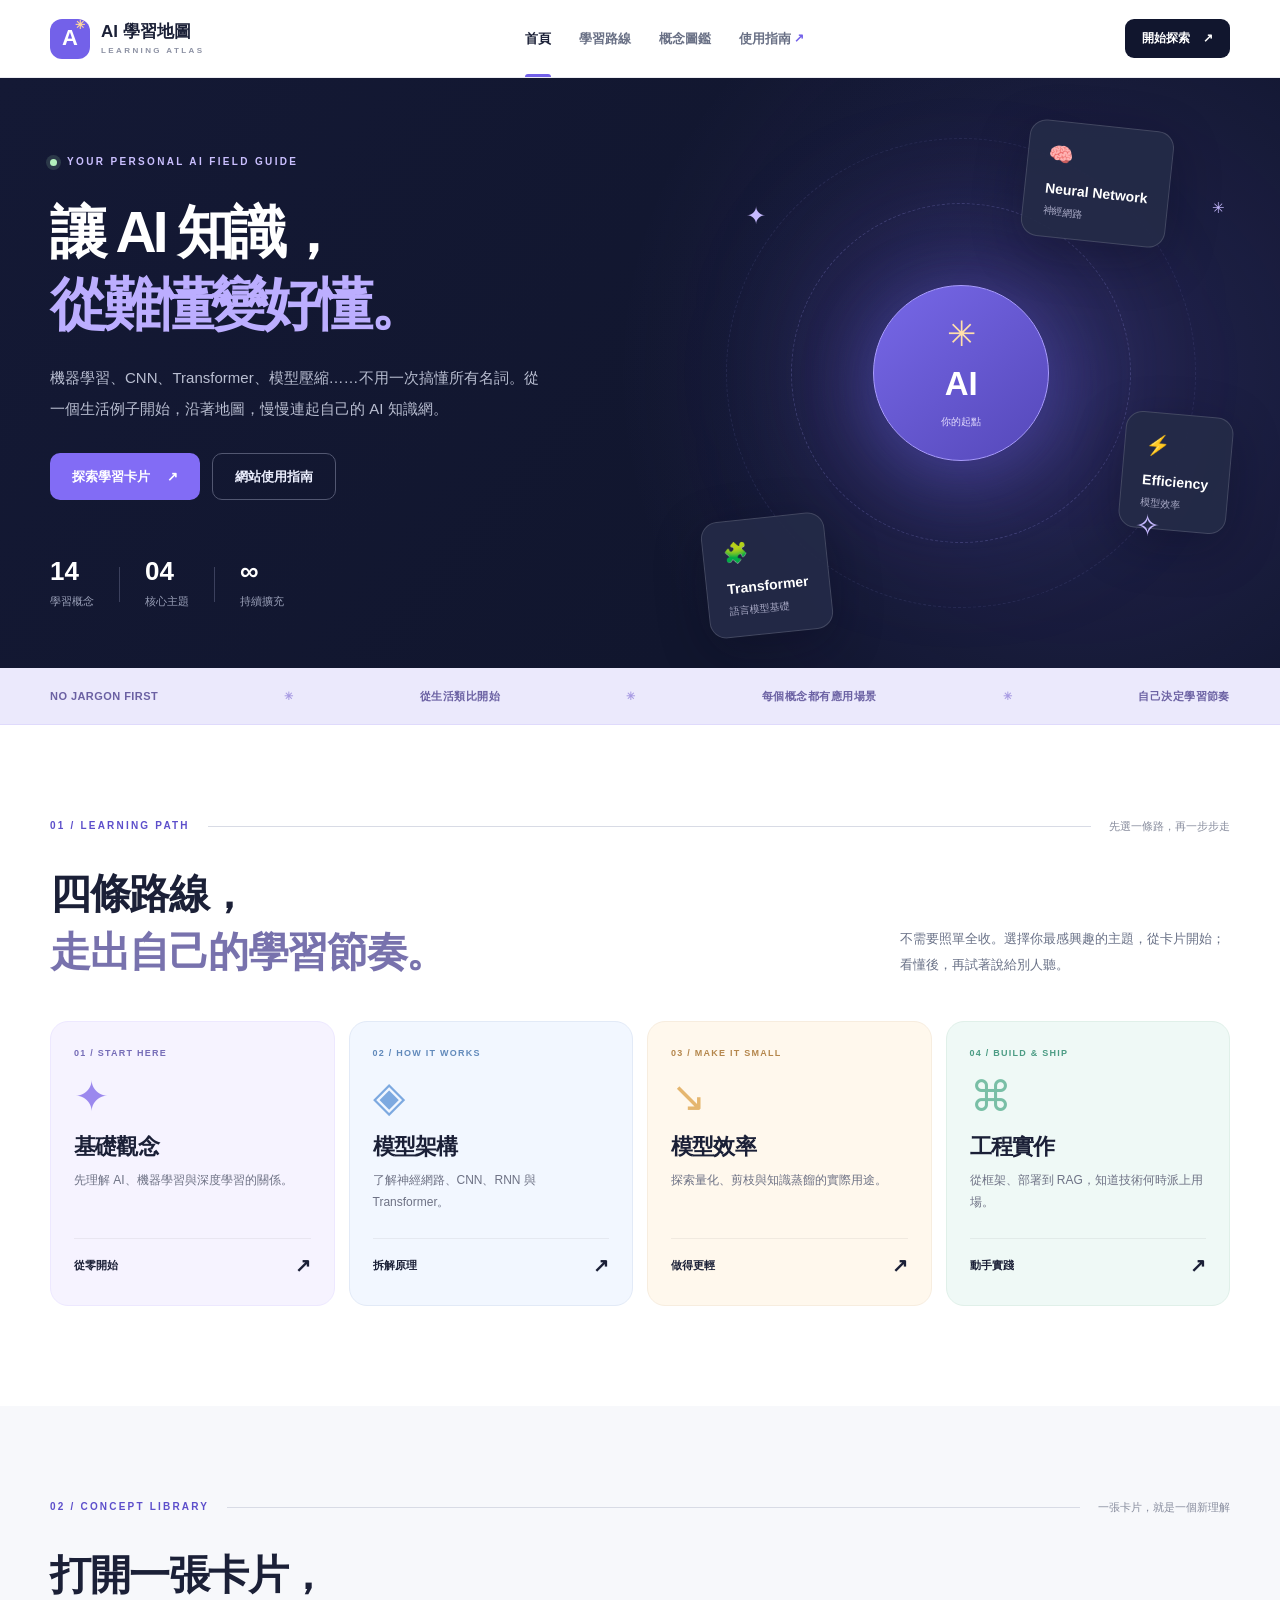
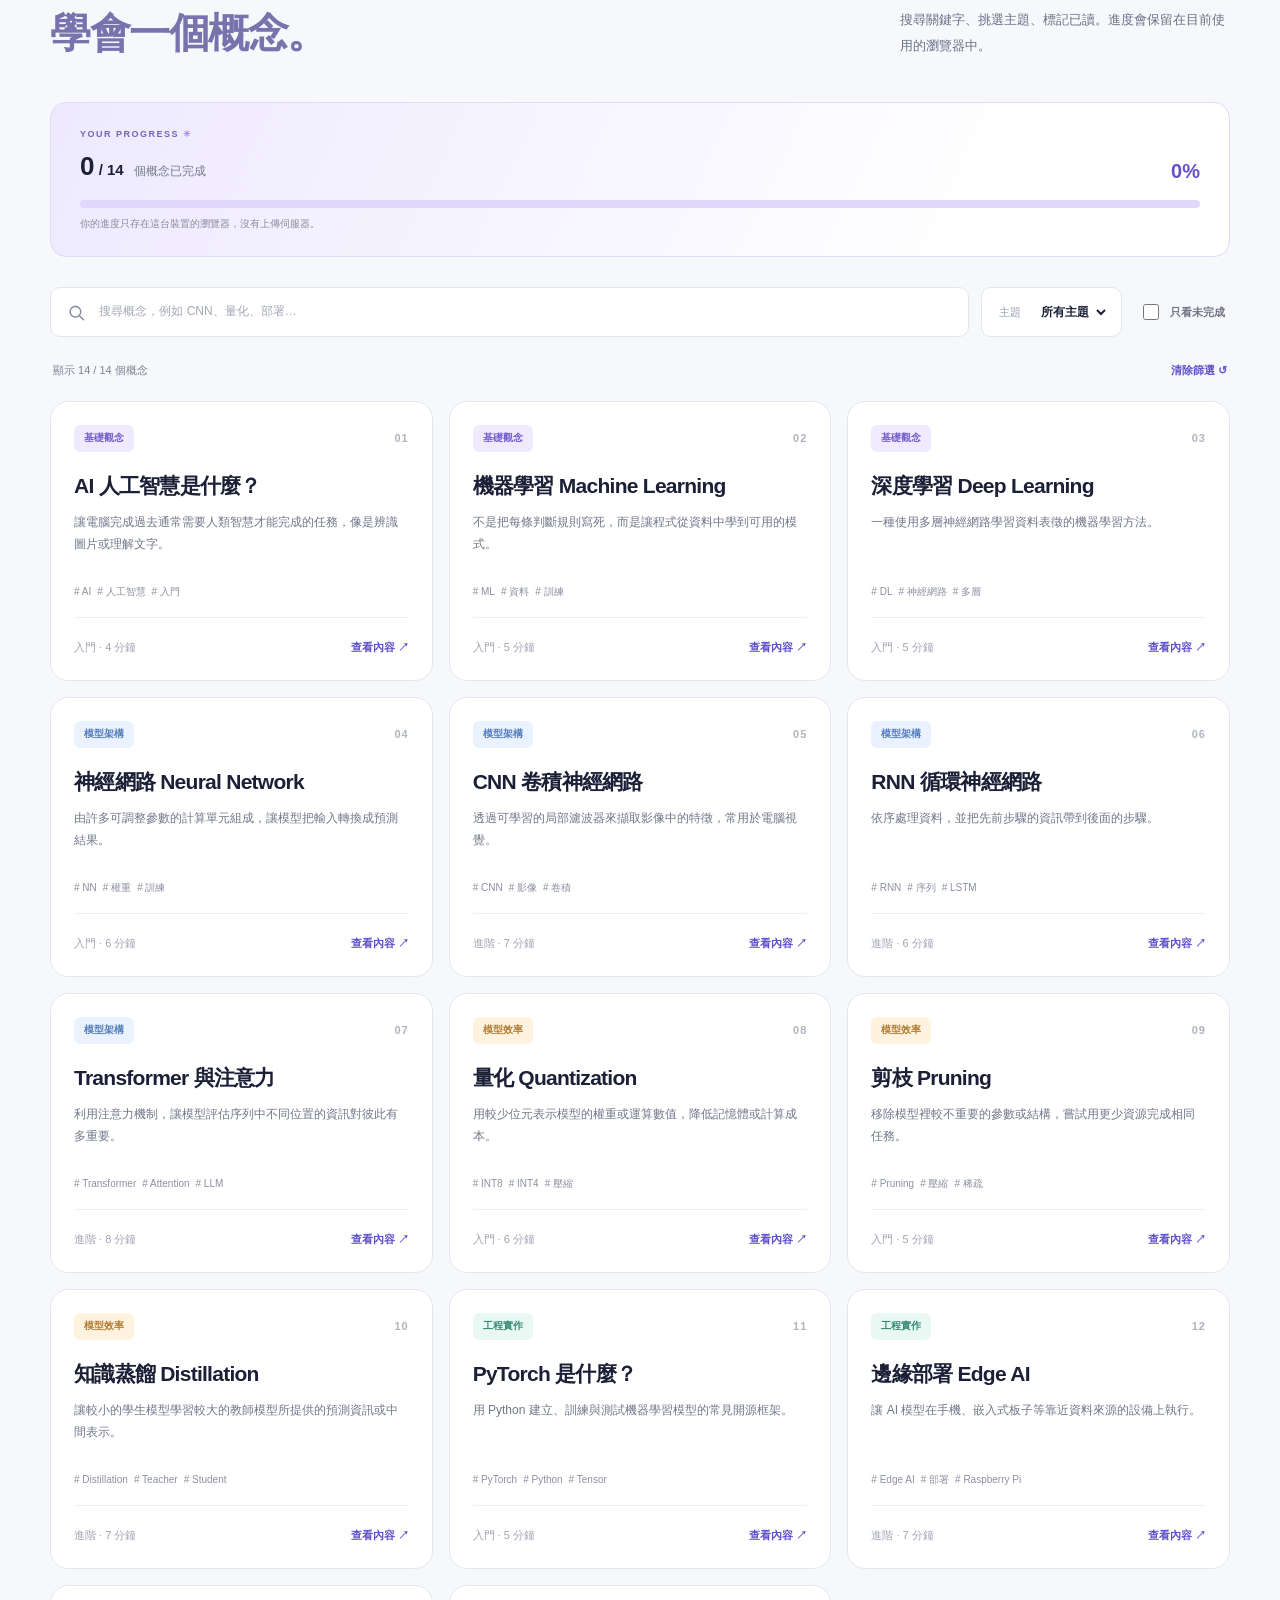
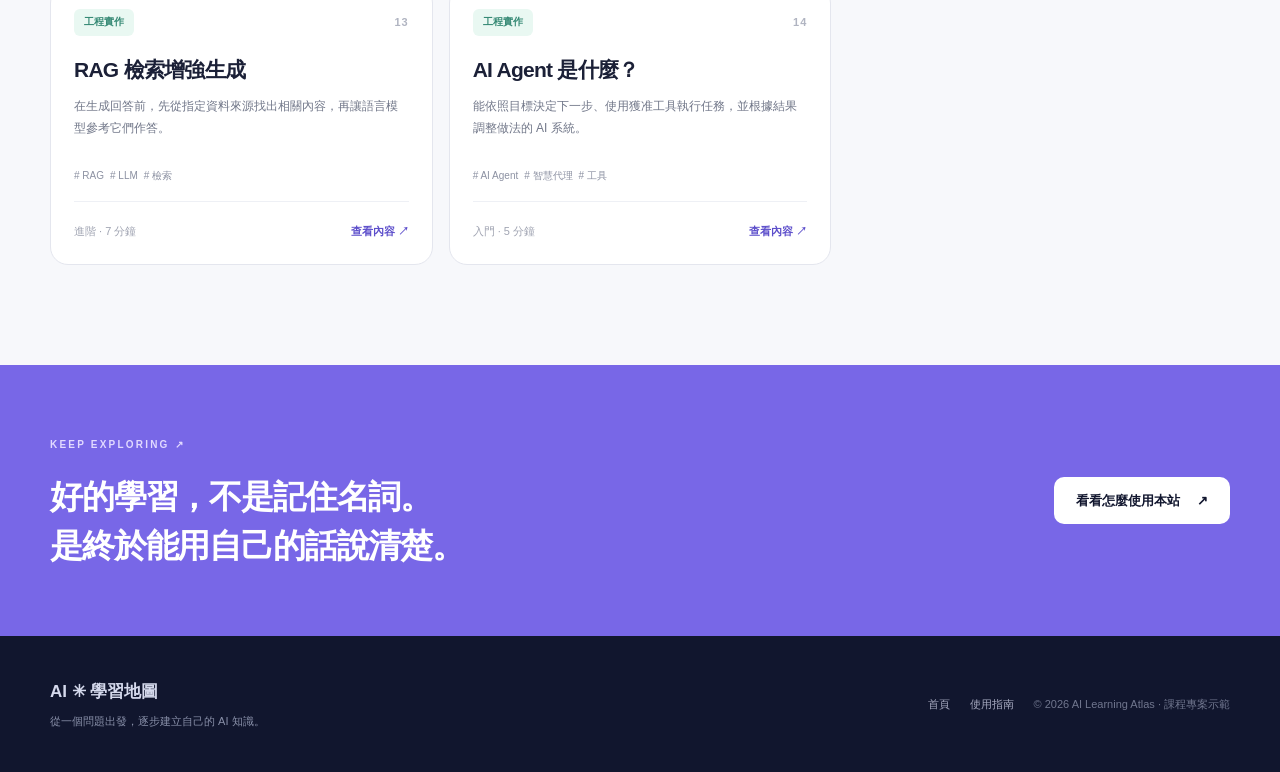
<file: index.html>
<!doctype html>
<html lang="zh-Hant">
<head>
  <meta charset="UTF-8">
  <meta name="viewport" content="width=device-width, initial-scale=1">
  <meta name="theme-color" content="#11162e">
  <meta name="description" content="用生活例子理解 AI、模型架構與效率技術的互動式學習地圖。">
  <title>AI 學習地圖 — 把複雜的事，學得有方向</title>
  <link rel="icon" href="./assets/favicon.svg" type="image/svg+xml">
  <link rel="stylesheet" href="./styles/main.css">
  <script type="module" src="./scripts/app.js"></script>
</head>
<body>
  <a class="skip-link" href="#main-content">跳至主要內容</a>
  <header class="site-header">
    <div class="container nav-shell">
      <a class="brand" href="./index.html" aria-label="AI 學習地圖首頁">
        <span class="brand-icon" aria-hidden="true">A<span>✳</span></span>
        <span>AI <strong>學習地圖</strong><small>LEARNING ATLAS</small></span>
      </a>
      <nav class="nav-links" aria-label="主要導覽">
        <a class="active" href="./index.html" aria-current="page">首頁</a>
        <a href="#learning-path">學習路線</a>
        <a href="#concepts">概念圖鑑</a>
        <a href="./guide.html">使用指南 <span aria-hidden="true">↗</span></a>
      </nav>
      <a class="nav-cta" href="#concepts">開始探索 <span aria-hidden="true">↗</span></a>
    </div>
  </header>

  <main id="main-content">
    <section class="hero" aria-labelledby="hero-title">
      <div class="container hero-layout">
        <div class="hero-copy">
          <span class="eyebrow"><span class="status-dot" aria-hidden="true"></span> YOUR PERSONAL AI FIELD GUIDE</span>
          <h1 id="hero-title">讓 AI 知識，<br><em>從難懂變好懂。</em></h1>
          <p>機器學習、CNN、Transformer、模型壓縮……不用一次搞懂所有名詞。從一個生活例子開始，沿著地圖，慢慢連起自己的 AI 知識網。</p>
          <div class="hero-actions">
            <a class="button button-primary" href="#concepts">探索學習卡片 <span aria-hidden="true">↗</span></a>
            <a class="button button-outline" href="./guide.html">網站使用指南</a>
          </div>
          <div class="hero-metrics" aria-label="網站收錄資訊">
            <div><strong id="hero-count">13</strong><span>學習概念</span></div>
            <div class="vertical-line" aria-hidden="true"></div>
            <div><strong>04</strong><span>核心主題</span></div>
            <div class="vertical-line" aria-hidden="true"></div>
            <div><strong>∞</strong><span>持續擴充</span></div>
          </div>
        </div>
        <div class="hero-art" aria-hidden="true">
          <div class="orbit orbit-one"></div><div class="orbit orbit-two"></div>
          <div class="art-glow"></div>
          <div class="concept-node node-center"><span class="node-icon">✳</span><b>AI</b><small>你的起點</small></div>
          <div class="concept-node node-top"><span class="node-emoji">🧠</span><b>Neural Network</b><small>神經網路</small></div>
          <div class="concept-node node-right"><span class="node-emoji">⚡</span><b>Efficiency</b><small>模型效率</small></div>
          <div class="concept-node node-bottom"><span class="node-emoji">🧩</span><b>Transformer</b><small>語言模型基礎</small></div>
          <span class="star star-one">✦</span><span class="star star-two">✧</span><span class="star star-three">✳</span>
        </div>
      </div>
    </section>

    <section class="intro-strip" aria-label="學習理念">
      <div class="container strip-inner"><span>NO JARGON FIRST</span><span aria-hidden="true">✳</span><span>從生活類比開始</span><span aria-hidden="true">✳</span><span>每個概念都有應用場景</span><span aria-hidden="true">✳</span><span>自己決定學習節奏</span></div>
    </section>

    <section class="section path-section" id="learning-path" aria-labelledby="path-title">
      <div class="container">
        <div class="section-topline"><span class="section-label">01 / LEARNING PATH</span><span class="topline-rule" aria-hidden="true"></span><span class="section-aside">先選一條路，再一步步走</span></div>
        <div class="section-heading"><div><h2 id="path-title">四條路線，<br><span>走出自己的學習節奏。</span></h2></div><p>不需要照單全收。選擇你最感興趣的主題，從卡片開始；看懂後，再試著說給別人聽。</p></div>
        <div class="path-grid">
          <a class="path-card path-one" href="#concepts" data-category-link="基礎觀念"><span class="path-number">01 / START HERE</span><span class="path-symbol" aria-hidden="true">✦</span><h3>基礎觀念</h3><p>先理解 AI、機器學習與深度學習的關係。</p><span class="path-footer">從零開始 <span aria-hidden="true">↗</span></span></a>
          <a class="path-card path-two" href="#concepts" data-category-link="模型架構"><span class="path-number">02 / HOW IT WORKS</span><span class="path-symbol" aria-hidden="true">◈</span><h3>模型架構</h3><p>了解神經網路、CNN、RNN 與 Transformer。</p><span class="path-footer">拆解原理 <span aria-hidden="true">↗</span></span></a>
          <a class="path-card path-three" href="#concepts" data-category-link="模型效率"><span class="path-number">03 / MAKE IT SMALL</span><span class="path-symbol" aria-hidden="true">↘</span><h3>模型效率</h3><p>探索量化、剪枝與知識蒸餾的實際用途。</p><span class="path-footer">做得更輕 <span aria-hidden="true">↗</span></span></a>
          <a class="path-card path-four" href="#concepts" data-category-link="工程實作"><span class="path-number">04 / BUILD & SHIP</span><span class="path-symbol" aria-hidden="true">⌘</span><h3>工程實作</h3><p>從框架、部署到 RAG，知道技術何時派上用場。</p><span class="path-footer">動手實踐 <span aria-hidden="true">↗</span></span></a>
        </div>
      </div>
    </section>

    <section class="section library-section" id="concepts" aria-labelledby="concepts-title">
      <div class="container">
        <div class="section-topline"><span class="section-label">02 / CONCEPT LIBRARY</span><span class="topline-rule" aria-hidden="true"></span><span class="section-aside">一張卡片，就是一個新理解</span></div>
        <div class="section-heading"><div><h2 id="concepts-title">打開一張卡片，<br><span>學會一個概念。</span></h2></div><p>搜尋關鍵字、挑選主題、標記已讀。進度會保留在目前使用的瀏覽器中。</p></div>

        <div class="progress-panel" aria-label="你的學習進度">
          <div class="progress-meta"><div><span class="progress-eyebrow">YOUR PROGRESS <span aria-hidden="true">✳</span></span><p><strong id="completed-count">0</strong> / <span id="total-count">13</span> <span>個概念已完成</span></p></div><span class="progress-percent" id="progress-percent">0%</span></div>
          <div class="progress-track" role="progressbar" aria-label="完成學習比例" aria-valuemin="0" aria-valuemax="100" aria-valuenow="0" id="progress-track"><span id="progress-fill"></span></div>
          <small>你的進度只存在這台裝置的瀏覽器，沒有上傳伺服器。</small>
        </div>

        <div class="toolbar">
          <label class="search-field" for="search-input"><svg width="19" height="19" viewBox="0 0 24 24" fill="none" aria-hidden="true"><circle cx="11" cy="11" r="7" stroke="currentColor" stroke-width="2"/><path d="m16.5 16.5 5 5" stroke="currentColor" stroke-width="2" stroke-linecap="round"/></svg><input id="search-input" type="search" placeholder="搜尋概念，例如 CNN、量化、部署…" autocomplete="off"></label>
          <label class="filter-wrap" for="category-filter"><span>主題</span><select id="category-filter"><option value="all">所有主題</option><option value="基礎觀念">基礎觀念</option><option value="模型架構">模型架構</option><option value="模型效率">模型效率</option><option value="工程實作">工程實作</option></select></label>
          <label class="toggle-filter"><input type="checkbox" id="incomplete-only"><span>只看未完成</span></label>
        </div>
        <div class="results-bar"><span id="results-status" role="status" aria-live="polite">載入學習卡片中…</span><button class="text-button" id="clear-filters" type="button">清除篩選 ↺</button></div>
        <div class="concept-grid" id="concept-grid" aria-live="off"></div>
        <div class="empty-state" id="empty-state" hidden><div aria-hidden="true">⌁</div><h3>找不到符合的概念</h3><p>試試其他關鍵字，或清除篩選條件。</p><button type="button" class="button button-dark" id="empty-reset">顯示全部卡片</button></div>
      </div>
    </section>

    <section class="closing-section" aria-labelledby="closing-title"><div class="container closing-inner"><div><span class="section-label">KEEP EXPLORING ↗</span><h2 id="closing-title">好的學習，不是記住名詞。<br>是終於能用自己的話說清楚。</h2></div><a class="button button-light" href="./guide.html">看看怎麼使用本站 <span aria-hidden="true">↗</span></a></div></section>
  </main>

  <footer class="site-footer"><div class="container footer-inner"><div><div class="footer-logo">AI ✳ 學習地圖</div><p>從一個問題出發，逐步建立自己的 AI 知識。</p></div><div class="footer-right"><a href="./index.html">首頁</a><a href="./guide.html">使用指南</a><span>© 2026 AI Learning Atlas · 課程專案示範</span></div></div></footer>

  <dialog class="detail-dialog" id="topic-dialog" aria-labelledby="dialog-title"><div class="dialog-content"><div class="dialog-header"><span id="dialog-category" class="dialog-category"></span><button class="dialog-close" id="dialog-close" type="button" aria-label="關閉詳細內容">✕</button></div><div id="dialog-body"></div><div class="dialog-footer"><button type="button" id="dialog-complete" class="button button-primary">標記為已學會 ✓</button></div></div></dialog>
</body>
</html>
</file>
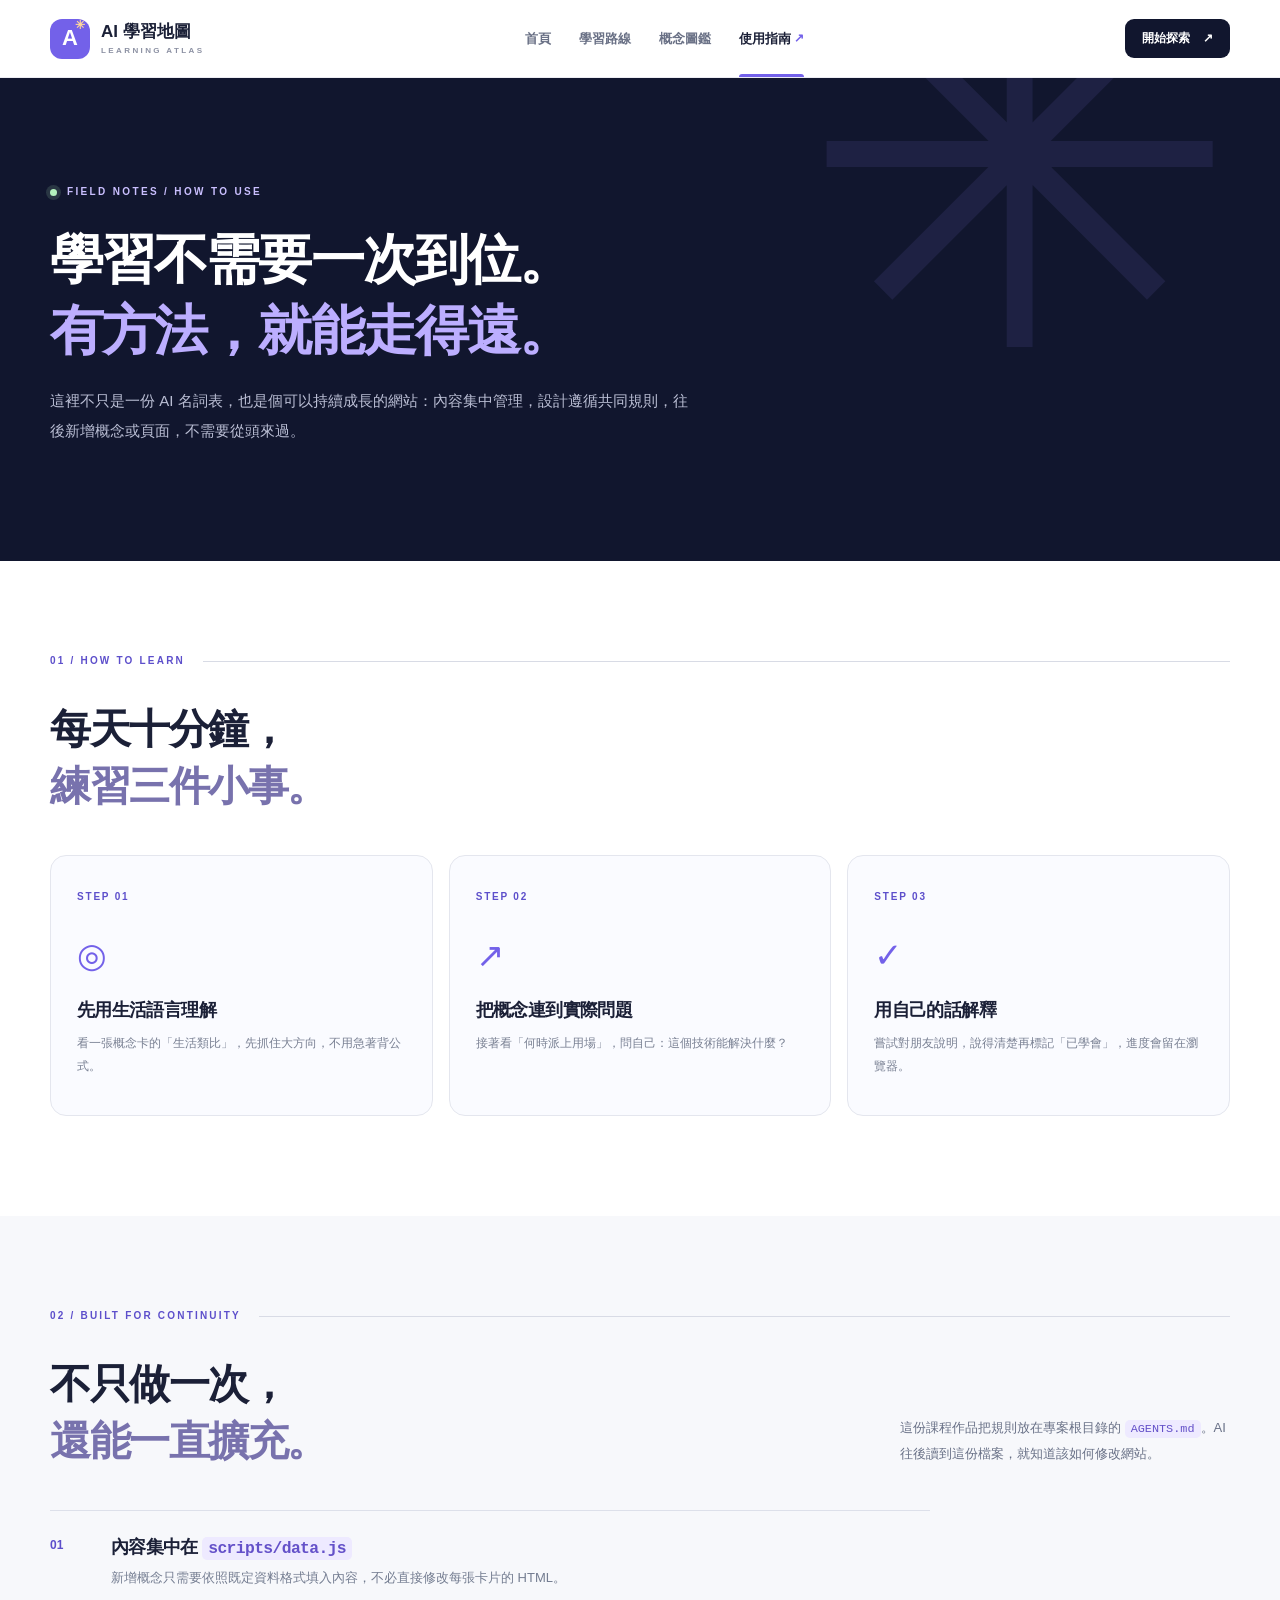
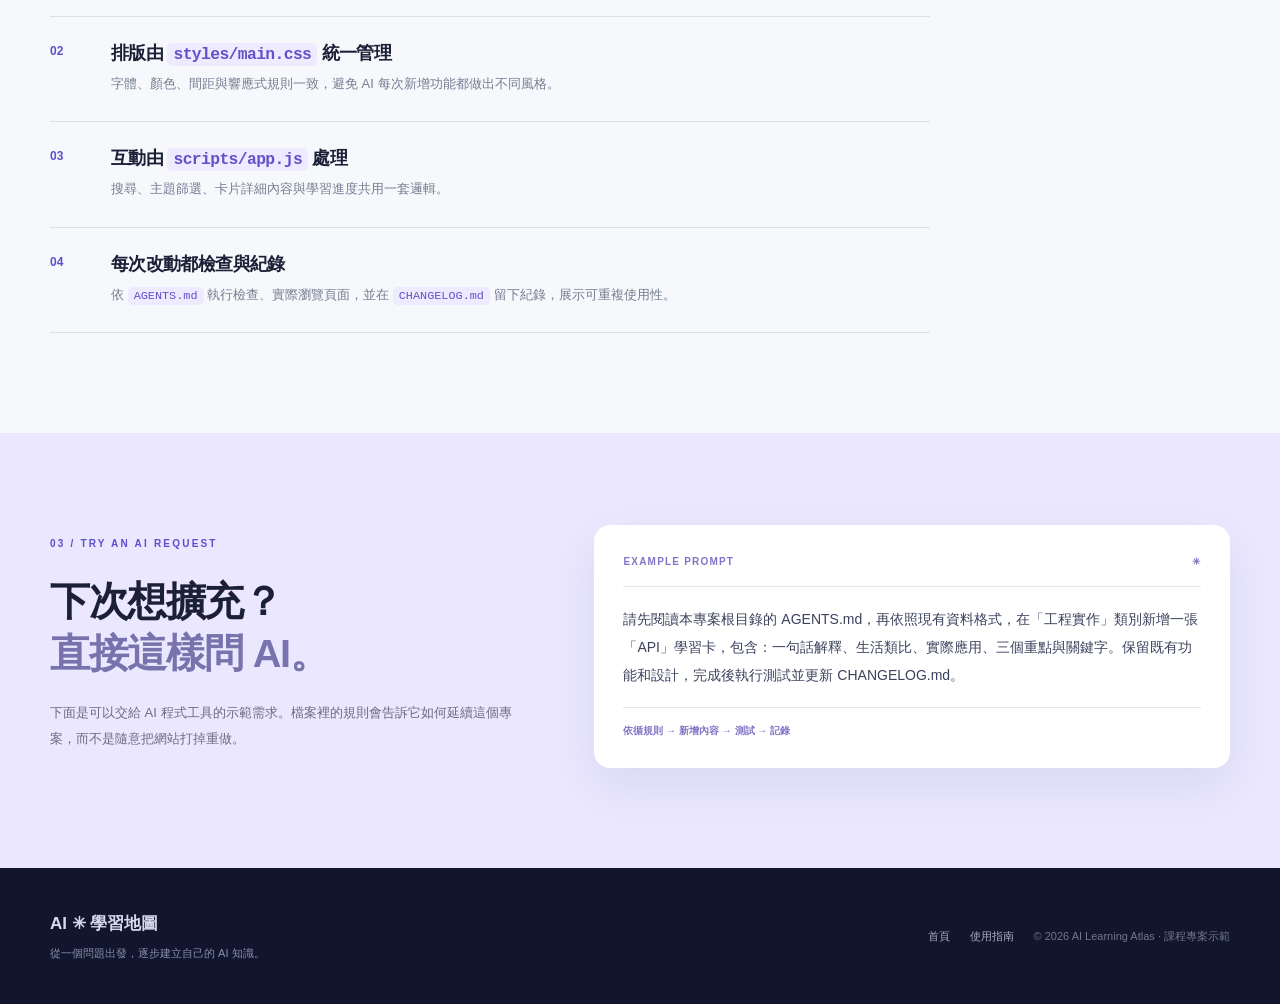
<file: guide.html>
<!doctype html>
<html lang="zh-Hant">
<head>
  <meta charset="UTF-8">
  <meta name="viewport" content="width=device-width, initial-scale=1">
  <meta name="theme-color" content="#11162e">
  <meta name="description" content="AI 學習地圖使用指南：從生活例子到實際應用，也了解網站如何依照 AGENTS.md 持續擴充。">
  <title>使用指南 — AI 學習地圖</title>
  <link rel="icon" href="./assets/favicon.svg" type="image/svg+xml">
  <link rel="stylesheet" href="./styles/main.css">
</head>
<body>
  <a class="skip-link" href="#main-content">跳至主要內容</a>
  <header class="site-header"><div class="container nav-shell"><a class="brand" href="./index.html" aria-label="AI 學習地圖首頁"><span class="brand-icon" aria-hidden="true">A<span>✳</span></span><span>AI <strong>學習地圖</strong><small>LEARNING ATLAS</small></span></a><nav class="nav-links" aria-label="主要導覽"><a href="./index.html">首頁</a><a href="./index.html#learning-path">學習路線</a><a href="./index.html#concepts">概念圖鑑</a><a class="active" href="./guide.html" aria-current="page">使用指南 <span aria-hidden="true">↗</span></a></nav><a class="nav-cta" href="./index.html#concepts">開始探索 <span aria-hidden="true">↗</span></a></div></header>
  <main id="main-content">
    <section class="guide-hero"><div class="container guide-heading"><span class="eyebrow"><span class="status-dot" aria-hidden="true"></span> FIELD NOTES / HOW TO USE</span><h1>學習不需要一次到位。<br><em>有方法，就能走得遠。</em></h1><p>這裡不只是一份 AI 名詞表，也是個可以持續成長的網站：內容集中管理，設計遵循共同規則，往後新增概念或頁面，不需要從頭來過。</p></div></section>
    <section class="section guide-main"><div class="container"><div class="section-topline"><span class="section-label">01 / HOW TO LEARN</span><span class="topline-rule" aria-hidden="true"></span></div><div class="section-heading"><div><h2>每天十分鐘，<br><span>練習三件小事。</span></h2></div></div><div class="guide-step-grid"><article class="guide-step"><span>STEP 01</span><div class="guide-step-icon">◎</div><h3>先用生活語言理解</h3><p>看一張概念卡的「生活類比」，先抓住大方向，不用急著背公式。</p></article><article class="guide-step"><span>STEP 02</span><div class="guide-step-icon">↗</div><h3>把概念連到實際問題</h3><p>接著看「何時派上用場」，問自己：這個技術能解決什麼？</p></article><article class="guide-step"><span>STEP 03</span><div class="guide-step-icon">✓</div><h3>用自己的話解釋</h3><p>嘗試對朋友說明，說得清楚再標記「已學會」，進度會留在瀏覽器。</p></article></div></div></section>
    <section class="section guide-system"><div class="container"><div class="section-topline"><span class="section-label">02 / BUILT FOR CONTINUITY</span><span class="topline-rule" aria-hidden="true"></span></div><div class="section-heading"><div><h2>不只做一次，<br><span>還能一直擴充。</span></h2></div><p>這份課程作品把規則放在專案根目錄的 <code>AGENTS.md</code>。AI 往後讀到這份檔案，就知道該如何修改網站。</p></div><div class="system-list"><article><span class="system-icon">01</span><div><h3>內容集中在 <code>scripts/data.js</code></h3><p>新增概念只需要依照既定資料格式填入內容，不必直接修改每張卡片的 HTML。</p></div></article><article><span class="system-icon">02</span><div><h3>排版由 <code>styles/main.css</code> 統一管理</h3><p>字體、顏色、間距與響應式規則一致，避免 AI 每次新增功能都做出不同風格。</p></div></article><article><span class="system-icon">03</span><div><h3>互動由 <code>scripts/app.js</code> 處理</h3><p>搜尋、主題篩選、卡片詳細內容與學習進度共用一套邏輯。</p></div></article><article><span class="system-icon">04</span><div><h3>每次改動都檢查與紀錄</h3><p>依 <code>AGENTS.md</code> 執行檢查、實際瀏覽頁面，並在 <code>CHANGELOG.md</code> 留下紀錄，展示可重複使用性。</p></div></article></div></div></section>
    <section class="section guide-prompt"><div class="container prompt-layout"><div><span class="section-label">03 / TRY AN AI REQUEST</span><h2>下次想擴充？<br><span>直接這樣問 AI。</span></h2><p>下面是可以交給 AI 程式工具的示範需求。檔案裡的規則會告訴它如何延續這個專案，而不是隨意把網站打掉重做。</p></div><div class="prompt-card"><div class="prompt-head"><span>EXAMPLE PROMPT</span><span aria-hidden="true">✳</span></div><p>請先閱讀本專案根目錄的 AGENTS.md，再依照現有資料格式，在「工程實作」類別新增一張「API」學習卡，包含：一句話解釋、生活類比、實際應用、三個重點與關鍵字。保留既有功能和設計，完成後執行測試並更新 CHANGELOG.md。</p><div class="prompt-foot">依循規則 → 新增內容 → 測試 → 記錄</div></div></div></section>
  </main>
  <footer class="site-footer"><div class="container footer-inner"><div><div class="footer-logo">AI ✳ 學習地圖</div><p>從一個問題出發，逐步建立自己的 AI 知識。</p></div><div class="footer-right"><a href="./index.html">首頁</a><a href="./guide.html">使用指南</a><span>© 2026 AI Learning Atlas · 課程專案示範</span></div></div></footer>
</body>
</html>
</file>
<file: styles/main.css>
/* AI Learning Atlas — 2026. Design tokens are defined in :root.
   Read AGENTS.md before changing styles or creating new pages. */
:root {
  color-scheme: light;
  --navy: #11162e;
  --navy-deep: #0d1229;
  --purple: #7361e9;
  --purple-dark: #5d4fcb;
  --lavender: #e7e3ff;
  --ink: #1b2037;
  --muted: #697187;
  --line: #e4e6ee;
  --paper: #f7f8fb;
  --white: #fff;
  --yellow: #ffd89a;
  --radius: 18px;
  --shadow: 0 18px 48px rgb(20 25 52 / 7%);
  --content: 1180px;
}
*, *::before, *::after { box-sizing: border-box; }
html { scroll-behavior: smooth; scroll-padding-top: 95px; }
body { margin: 0; font-family: -apple-system, BlinkMacSystemFont, "Noto Sans TC", "PingFang TC", "Microsoft JhengHei", sans-serif; line-height: 1.65; background: var(--paper); color: var(--ink); }
button, input, select { font: inherit; }
a { color: inherit; text-decoration: none; }
button { cursor: pointer; }
:focus-visible { outline: 3px solid #a28fff; outline-offset: 4px; }
.container { width: min(var(--content), calc(100% - 48px)); margin-inline: auto; }
.skip-link { position: fixed; top: -80px; left: 18px; padding: 12px 20px; background: #fff; z-index: 1000; }
.skip-link:focus { top: 10px; }
.site-header { height: 78px; background: rgba(255,255,255,.96); border-bottom: 1px solid #ececf2; position: sticky; z-index: 20; top: 0; backdrop-filter: blur(12px); }
.nav-shell, .nav-links, .brand, .hero-actions, .button { display: flex; align-items: center; }
.nav-shell { height: 100%; justify-content: space-between; gap: 26px; }
.brand { gap: 11px; font-size: 17px; line-height: 1.13; font-weight: 700; white-space: nowrap; }
.brand strong { font-weight: 800; }
.brand small { display: block; margin-top: 4px; font-size: 8px; color: #8c91a3; letter-spacing: 2.4px; font-weight: 800; }
.brand-icon { display: grid; place-items: center; width: 40px; height: 40px; border-radius: 12px; color: white; font-size: 22px; font-weight: 900; position: relative; background: var(--purple); }
.brand-icon span { position: absolute; font-size: 12px; top: 0; right: 5px; color: var(--yellow); }
.nav-links { gap: 28px; height: 100%; }
.nav-links a { height: 100%; display: flex; align-items: center; font-size: 13px; font-weight: 700; color: #697085; position: relative; white-space: nowrap; }
.nav-links a:hover, .nav-links a.active { color: var(--ink); }
.nav-links a.active::after { content: ""; position: absolute; bottom: 0; height: 3px; width: 100%; background: var(--purple); border-radius: 4px 4px 0 0; }
.nav-links a span { font-size: 12px; margin-left: 3px; color: var(--purple); }
.nav-cta { background: var(--navy); color: white; border-radius: 9px; padding: 10px 17px; white-space: nowrap; font-size: 12px; font-weight: 700; transition: background .2s, transform .2s; }
.nav-cta:hover { background: var(--purple-dark); transform: translateY(-2px); }
.nav-cta span { margin-left: 10px; }
.hero { background: var(--navy); color: white; min-height: 590px; overflow: hidden; position: relative; }
.hero::before { content: ""; position: absolute; inset: 0; pointer-events: none; background: radial-gradient(circle at 84% 50%, rgb(115 97 233 / 17%), transparent 41%), linear-gradient(130deg, #141935, #11162e 65%); }
.hero-layout { position: relative; min-height: 590px; display: grid; grid-template-columns: 1.12fr 1fr; align-items: center; gap: 40px; }
.hero-copy { padding: 70px 0 58px; z-index: 1; }
.eyebrow { display: inline-flex; align-items: center; gap: 10px; font-size: 10px; letter-spacing: 2.35px; font-weight: 800; color: #cabfff; }
.status-dot { height: 7px; width: 7px; display: inline-block; border-radius: 50%; background: #b3f1bd; box-shadow: 0 0 0 4px #b3f1bd25; }
h1, h2, h3, p { margin-top: 0; }
h1, h2, h3 { line-height: 1.32; letter-spacing: -.035em; }
.hero h1 { font-size: clamp(39px, 4.45vw, 62px); letter-spacing: -.065em; line-height: 1.25; margin: 23px 0 22px; font-weight: 850; }
.hero h1 em, .guide-hero h1 em { font-style: normal; color: #bcaeff; }
.hero-copy > p { color: #b9bed1; max-width: 500px; font-size: 15px; line-height: 2.1; margin-bottom: 28px; }
.hero-actions { gap: 12px; flex-wrap: wrap; }
.button { display: inline-flex; justify-content: center; gap: 17px; border: 0; border-radius: 10px; padding: 12px 22px; font-size: 13px; font-weight: 800; min-height: 47px; transition: transform .2s, background .2s; }
.button:hover { transform: translateY(-2px); }
.button-primary { background: #826cf5; color: white; }
.button-primary:hover { background: #6756d2; }
.button-outline { color: #edf0ff; background: transparent; border: 1px solid #525771; }
.button-outline:hover { background: #ffffff12; }
.button-dark { background: var(--navy); color: white; }
.button-light { background: white; color: var(--navy); white-space: nowrap; }
.hero-metrics { margin-top: 58px; display: flex; align-items: center; gap: 25px; }
.hero-metrics div:not(.vertical-line) { display: flex; flex-direction: column; }
.hero-metrics strong { font-size: 26px; line-height: 1; font-weight: 850; }
.hero-metrics span { font-size: 11px; color: #999fb7; margin-top: 8px; }
.vertical-line { width: 1px; height: 35px; background: #3b405d; }
.hero-art { min-height: 490px; height: 100%; position: relative; display: grid; place-items: center; }
.orbit { border: 1px dashed #7776b75a; border-radius: 50%; position: absolute; left: 50%; top: 50%; transform: translate(-50%, -50%) rotate(-20deg); }
.orbit-one { width: 340px; height: 340px; }
.orbit-two { width: 470px; height: 470px; border-color: #7776b72a; }
.art-glow { position: absolute; width: 260px; height: 260px; border-radius: 50%; background: #7a68f548; filter: blur(72px); }
.concept-node { position: absolute; display: flex; flex-direction: column; justify-content: center; border: 1px solid #ffffff25; background: #242a47ed; border-radius: 17px; box-shadow: 0 14px 50px #080b1d50; padding: 16px 20px; }
.concept-node b { color: #fff; font-size: 14px; white-space: nowrap; }
.concept-node small { color: #a9aac6; font-size: 10px; margin-top: 3px; }
.node-center { width: 176px; height: 176px; text-align: center; align-items: center; background: linear-gradient(140deg, #7768e8, #5548b9); border: 1px solid #a99cff; box-shadow: 0 15px 70px #6d5fe85a; border-radius: 50%; }
.node-center .node-icon { font-size: 35px; color: #ffdfaa; line-height: 1; }
.node-center b { font-size: 33px; margin-top: 6px; }
.node-center small { color: #e5deff; }
.node-top { top: 47px; right: 60px; transform: rotate(6deg); }
.node-right { right: 0; top: 57%; transform: rotate(5deg); }
.node-bottom { bottom: 35px; left: 13px; transform: rotate(-6deg); }
.node-emoji { font-size: 20px; margin-bottom: 7px; }
.star { position: absolute; color: #c6b9ff; }
.star-one { top: 20%; left: 10%; font-size: 24px; }
.star-two { bottom: 20%; right: 13%; font-size: 30px; }
.star-three { top: 20%; right: 1%; font-size: 15px; }
.intro-strip { background: #ebe9fc; color: #6b61a3; border-bottom: 1px solid #dfdafc; }
.strip-inner { min-height: 56px; display: flex; justify-content: space-between; gap: 22px; align-items: center; font-weight: 750; font-size: 11px; letter-spacing: .45px; }
.strip-inner span:nth-child(even) { color: #a89be3; }
.section { padding: 92px 0 100px; }
.section-topline { display: flex; align-items: center; gap: 18px; margin-bottom: 31px; }
.section-label { letter-spacing: 2.2px; font-size: 10px; font-weight: 900; color: var(--purple-dark); white-space: nowrap; }
.topline-rule { height: 1px; flex: 1; background: #d8dbe5; }
.section-aside { font-size: 11px; color: #888d9e; }
.section-heading { display: flex; justify-content: space-between; align-items: end; gap: 35px; margin-bottom: 40px; }
.section-heading h2 { font-size: clamp(28px, 3.2vw, 43px); margin: 0; font-weight: 850; line-height: 1.4; }
.section-heading h2 span, .guide-prompt h2 span { color: #7872ad; }
.section-heading > p { font-size: 13px; color: var(--muted); line-height: 2; max-width: 330px; margin: 0 0 3px; }
.path-section { background: #fff; }
.path-grid { display: grid; grid-template-columns: repeat(4, 1fr); gap: 14px; }
.path-card { min-height: 285px; padding: 24px 23px; display: flex; flex-direction: column; background: #f6f3ff; border: 1px solid #ede8ff; border-radius: var(--radius); transition: transform .2s, box-shadow .2s; }
.path-card:hover { transform: translateY(-5px); box-shadow: var(--shadow); }
.path-two { background: #f2f7ff; border-color: #e2eaf7; }
.path-three { background: #fff8ed; border-color: #f7eddf; }
.path-four { background: #eff9f6; border-color: #e0f0e9; }
.path-number { letter-spacing: 1.25px; font-size: 9px; font-weight: 900; color: #756cb7; }
.path-two .path-number { color: #628abb; }.path-three .path-number { color: #b5874d; }.path-four .path-number { color: #4c9c84; }
.path-symbol { font-size: 42px; line-height: 1; margin: 15px 0 14px; color: #9b88ee; }
.path-two .path-symbol { color: #7da9e0; }.path-three .path-symbol { color: #e5b66f; }.path-four .path-symbol { color: #79bfa6; }
.path-card h3 { font-size: 22px; margin: 0 0 9px; font-weight: 800; }
.path-card p { color: #6e7285; font-size: 12px; line-height: 1.8; margin: 0 0 18px; }
.path-footer { display: flex; justify-content: space-between; align-items: center; padding-top: 11px; margin-top: auto; border-top: 1px solid #0000000e; font-size: 11px; font-weight: 800; }
.path-footer > span { font-size: 19px; }
.library-section { background: var(--paper); }
.progress-panel { padding: 24px 29px; margin-bottom: 30px; border: 1px solid #e0dafb; border-radius: 16px; background: linear-gradient(115deg, #eee9ff, #fff 80%); }
.progress-meta { display: flex; align-items: end; justify-content: space-between; }
.progress-eyebrow { display: block; color: #7366b7; font-size: 9px; font-weight: 900; letter-spacing: 1.5px; }
.progress-eyebrow span { color: #a38bff; }
.progress-meta p { margin: 3px 0 12px; font-size: 15px; font-weight: 700; }
.progress-meta strong { font-size: 26px; }
.progress-meta p span:last-child { color: #73798a; font-weight: 500; font-size: 12px; margin-left: 6px; }
.progress-percent { font-weight: 900; font-size: 20px; color: #6452c5; margin-bottom: 12px; }
.progress-track { height: 8px; width: 100%; background: #e1d9fb; border-radius: 999px; overflow: hidden; }
.progress-track > span { height: 100%; width: 0; display: block; background: linear-gradient(90deg, #8472f5, #a58af7); border-radius: inherit; transition: width .3s; }
.progress-panel small { display: block; margin-top: 8px; color: #878b9e; font-size: 10px; }
.toolbar { display: flex; gap: 12px; align-items: stretch; margin-bottom: 18px; }
.search-field { flex: 1; min-width: 0; height: 50px; background: white; display: flex; align-items: center; gap: 12px; padding: 0 16px; border: 1px solid var(--line); border-radius: 10px; color: #8a90a3; }
.search-field:focus-within { border-color: var(--purple); box-shadow: 0 0 0 3px #8e82e924; }
.search-field input { outline: none; border: 0; background: transparent; width: 100%; min-width: 0; color: var(--ink); font-size: 12px; }
.search-field input::placeholder { color: #a4a8b6; }
.filter-wrap { height: 50px; display: flex; background: white; align-items: center; padding: 0 12px 0 17px; border: 1px solid var(--line); border-radius: 10px; gap: 12px; }
.filter-wrap span { font-size: 11px; color: #999faf; }
.filter-wrap select { color: var(--ink); font-weight: 700; font-size: 12px; border: 0; background: white; padding: 6px 4px; outline-offset: 2px; }
.toggle-filter { display: flex; align-items: center; gap: 8px; font-size: 11px; font-weight: 700; color: #6d7382; white-space: nowrap; padding: 0 5px; cursor: pointer; }
.toggle-filter input { accent-color: var(--purple); width: 16px; height: 16px; }
.results-bar { display: flex; justify-content: space-between; align-items: center; font-size: 11px; color: #7b8293; margin: 0 3px 16px; }
.text-button { border: 0; background: transparent; font-size: 11px; color: var(--purple-dark); font-weight: 700; padding: 6px 0; }
.text-button:hover { text-decoration: underline; }
.concept-grid { display: grid; grid-template-columns: repeat(3, minmax(0, 1fr)); gap: 16px; }
.concept-card { border: 1px solid var(--line); background: white; border-radius: var(--radius); min-height: 280px; padding: 23px 23px 19px; display: flex; flex-direction: column; transition: transform .2s, box-shadow .2s, border-color .2s; }
.concept-card:hover { border-color: #c8c2ed; box-shadow: var(--shadow); transform: translateY(-3px); }
.card-top { display: flex; justify-content: space-between; align-items: center; }
.card-category { font-size: 10px; font-weight: 850; padding: 5px 10px; color: #745ecb; background: #f0eaff; border-radius: 6px; }
[data-category="模型架構"] .card-category { color: #527cbd; background: #eaf2ff; }
[data-category="模型效率"] .card-category { color: #b17c34; background: #fff3df; }
[data-category="工程實作"] .card-category { color: #358974; background: #e9f8f2; }
.card-index { color: #b0b4c1; font-size: 11px; font-weight: 900; letter-spacing: 1px; }
.card-title { font-size: 21px; font-weight: 850; margin: 20px 0 11px; }
.card-summary { color: #717789; line-height: 1.9; font-size: 12px; margin-bottom: 16px; }
.card-tags { display: flex; gap: 6px; flex-wrap: wrap; margin-top: auto; padding-bottom: 17px; }
.card-tag { color: #8c91a2; font-size: 10px; }
.card-bottom { display: flex; align-items: center; justify-content: space-between; border-top: 1px solid #eef0f5; padding-top: 15px; gap: 8px; }
.card-meta { font-size: 11px; color: #a0a4b2; white-space: nowrap; }
.card-open { padding: 5px 0 5px 10px; background: none; border: none; color: var(--purple-dark); font-size: 11px; font-weight: 900; }
.card-open:hover { text-decoration: underline; }
.concept-card.is-complete { border-color: #cce8db; }
.concept-card.is-complete .card-open { color: #269c74; }
.empty-state { background: white; border-radius: var(--radius); padding: 50px 20px; text-align: center; border: 1px solid var(--line); }
.empty-state[hidden] { display: none; }
.empty-state > div { color: var(--purple); font-size: 40px; }
.empty-state h3 { margin: 0 0 5px; }
.empty-state p { font-size: 13px; color: var(--muted); }
.closing-section { background: #7867e7; color: #fff; padding: 65px 0; }
.closing-inner { display: flex; justify-content: space-between; gap: 24px; align-items: center; }
.closing-section .section-label { color: #e1d9ff; }
.closing-section h2 { font-size: clamp(22px, 2.8vw, 33px); line-height: 1.5; margin: 15px 0 0; }
.site-footer { padding: 42px 0; background: #11162e; color: #d5d9ec; }
.footer-inner { display: flex; justify-content: space-between; gap: 22px; }
.footer-logo { font-weight: 900; font-size: 17px; }
.footer-inner p { color: #888fa8; font-size: 11px; margin: 6px 0 0; }
.footer-right { display: flex; align-items: center; justify-content: flex-end; flex-wrap: wrap; gap: 20px; font-size: 11px; color: #a8abc1; }
.footer-right a:hover { color: #fff; }
.footer-right span { color: #70768e; }
.detail-dialog { border: 0; border-radius: 20px; padding: 0; width: min(660px, calc(100vw - 30px)); max-height: min(85vh, 900px); color: var(--ink); box-shadow: 0 20px 110px #08091f88; }
.detail-dialog::backdrop { background: rgb(11 15 35 / 72%); backdrop-filter: blur(3px); }
.dialog-content { padding: 27px 34px 30px; }
.dialog-header { display: flex; justify-content: space-between; align-items: center; gap: 15px; }
.dialog-category { color: var(--purple-dark); font-weight: 850; font-size: 10px; letter-spacing: 1.2px; }
.dialog-close { color: #717789; border: 1px solid var(--line); background: #fff; border-radius: 50%; width: 35px; height: 35px; }
.dialog-close:hover { background: #f0eaff; }
.dialog-title { margin: 19px 0 3px; font-size: clamp(23px, 3vw, 31px); }
.dialog-info { color: #8a8fa2; font-size: 11px; margin: 8px 0 17px; }
.dialog-summary { font-size: 14px; background: #f4f2ff; border-left: 3px solid #8d7cf0; padding: 15px 18px; border-radius: 5px 10px 10px 5px; line-height: 1.9; }
.detail-section { margin-top: 21px; }
.detail-section h3 { margin: 0 0 6px; font-size: 15px; }
.detail-section p, .detail-section li { font-size: 13px; line-height: 1.95; color: #636b7e; }
.detail-section p { margin-bottom: 0; }
.detail-list { margin: 0; padding-left: 22px; }
.dialog-footer { display: flex; justify-content: flex-end; border-top: 1px solid var(--line); padding-top: 18px; margin-top: 25px; }
/* Guide page */
.guide-hero { background: var(--navy); color: white; position: relative; overflow: hidden; }
.guide-hero::after { content: "✳"; position: absolute; color: #7770d121; font-size: min(50vw, 530px); top: -180px; right: 3%; line-height: 1; pointer-events: none; }
.guide-heading { position: relative; z-index: 1; padding: 100px 0 115px; }
.guide-hero h1 { font-size: clamp(36px, 4.2vw, 56px); margin: 20px 0; font-weight: 850; }
.guide-heading > p { max-width: 650px; font-size: 15px; color: #babed4; line-height: 2; margin: 0; }
.guide-main { background: white; }
.guide-step-grid { display: grid; grid-template-columns: repeat(3, 1fr); gap: 16px; }
.guide-step { border: 1px solid var(--line); background: #fafbff; border-radius: 16px; padding: 26px; min-height: 250px; }
.guide-step > span { font-size: 10px; letter-spacing: 1.8px; color: var(--purple-dark); font-weight: 900; }
.guide-step-icon { font-size: 34px; color: var(--purple); margin: 18px 0 16px; }
.guide-step h3 { margin: 0 0 9px; font-size: 18px; }
.guide-step p { color: #798093; font-size: 12px; line-height: 1.9; }
.guide-system { background: #f7f8fb; }
code { background: #eeeaff; padding: 2px 6px; border-radius: 5px; color: #6451c9; font-size: .91em; }
.system-list { max-width: 880px; }
.system-list article { display: flex; gap: 23px; border-top: 1px solid #dde0ea; padding: 25px 0; }
.system-list article:last-child { border-bottom: 1px solid #dde0ea; }
.system-icon { font-size: 12px; font-weight: 900; color: var(--purple-dark); min-width: 38px; }
.system-list h3 { font-size: 18px; margin: 0 0 6px; }
.system-list p { font-size: 13px; color: #747d91; line-height: 1.9; margin: 0; }
.guide-prompt { background: #eae7ff; }
.prompt-layout { display: grid; grid-template-columns: .86fr 1.14fr; gap: 65px; align-items: center; }
.guide-prompt h2 { font-size: clamp(29px, 3.1vw, 40px); margin: 20px 0; }
.guide-prompt p { line-height: 2; font-size: 13px; color: #6c6c82; }
.prompt-card { background: white; border-radius: 16px; padding: 29px; box-shadow: var(--shadow); }
.prompt-head, .prompt-foot { font-size: 10px; letter-spacing: 1.2px; color: #8174c7; font-weight: 850; }
.prompt-head { display: flex; justify-content: space-between; border-bottom: 1px solid var(--line); padding-bottom: 15px; }
.prompt-card p { color: #3c425d; font-size: 14px; line-height: 2; margin: 18px 0; }
.prompt-foot { border-top: 1px solid var(--line); padding-top: 15px; letter-spacing: 0; }
@media (max-width: 1000px) {
  .hero-layout { grid-template-columns: 1fr .85fr; gap: 4px; }
  .hero-art { transform: scale(.84); transform-origin: center; }
  .path-grid { grid-template-columns: repeat(2, minmax(0, 1fr)); }
  .concept-grid { grid-template-columns: repeat(2, minmax(0, 1fr)); }
  .nav-links { gap: 16px; }
}
@media (max-width: 720px) {
  .container { width: min(var(--content), calc(100% - 34px)); }
  .site-header { height: auto; position: relative; }
  .nav-shell { min-height: 72px; flex-wrap: wrap; gap: 0; padding-top: 13px; }
  .nav-links { order: 3; width: 100%; gap: 23px; height: 45px; overflow-x: auto; scrollbar-width: none; }
  .nav-links a { font-size: 12px; flex: 0 0 auto; }
  .nav-cta { font-size: 11px; padding: 9px 12px; }
  html { scroll-padding-top: 20px; }
  .hero-layout { display: block; min-height: auto; }
  .hero { min-height: 0; }
  .hero-copy { padding: 72px 0 69px; }
  .hero h1 { font-size: clamp(37px, 8vw, 48px); }
  .hero-art { display: none; }
  .hero-metrics { margin-top: 48px; gap: 22px; }
  .intro-strip { overflow: hidden; }
  .strip-inner { justify-content: flex-start; min-width: max-content; gap: 22px; }
  .section { padding: 66px 0; }
  .section-topline { gap: 10px; }
  .section-aside { display: none; }
  .section-heading { display: block; margin-bottom: 29px; }
  .section-heading h2 { font-size: 31px; }
  .section-heading > p { margin-top: 16px; }
  .toolbar { flex-wrap: wrap; }
  .search-field { flex-basis: 100%; }
  .filter-wrap { flex: 1; }
  .toggle-filter { min-width: 135px; }
  .closing-inner, .footer-inner { display: block; }
  .closing-inner .button { margin-top: 25px; }
  .footer-right { justify-content: flex-start; margin-top: 20px; }
  .guide-heading { padding: 78px 0 88px; }
  .guide-step-grid, .prompt-layout { grid-template-columns: 1fr; gap: 14px; }
  .prompt-layout { gap: 25px; }
}
@media (max-width: 480px) {
  .brand { font-size: 14px; }.brand-icon { width: 36px; height: 36px; }
  .path-grid, .concept-grid { grid-template-columns: 1fr; }
  .path-card { min-height: 260px; }
  .concept-card { min-height: 258px; }
  .section-heading h2 { font-size: 29px; }
  .progress-panel { padding: 21px 18px; }
  .dialog-content { padding: 22px 20px 23px; }
  .toolbar { gap: 9px; }
  .filter-wrap { width: 100%; flex: auto; }
  .toggle-filter { padding: 8px 5px; }
  .closing-section h2 { font-size: 22px; }
}
@media (prefers-reduced-motion: reduce) {
  html { scroll-behavior: auto; }
  *, *::before, *::after { transition-duration: .01ms !important; animation-duration: .01ms !important; }
}
</file>
